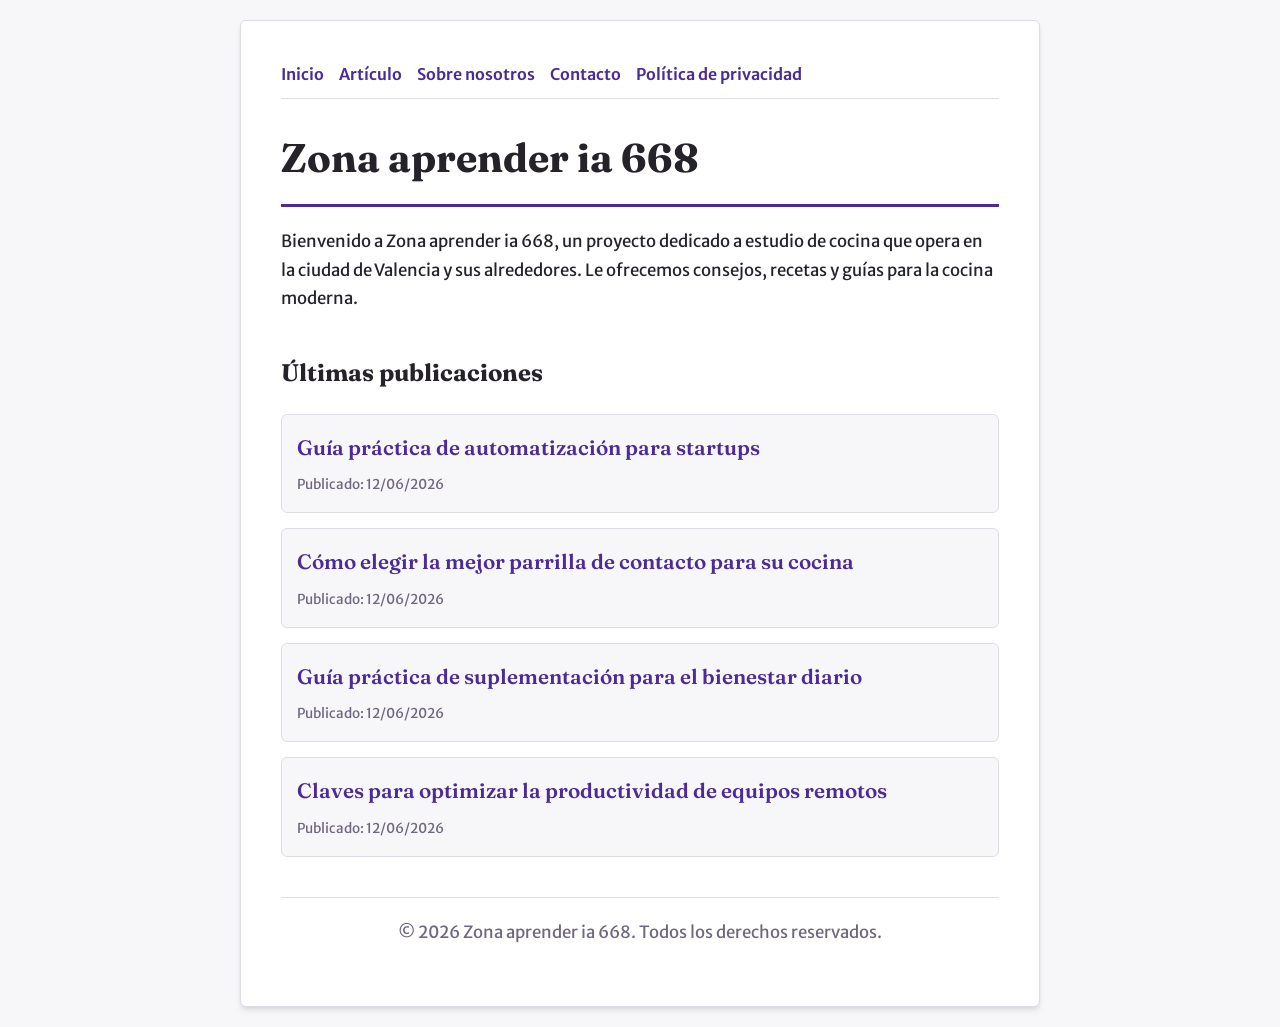
<file: index.html>
<!DOCTYPE html>
<html lang="es">
<head>
    <meta charset="UTF-8">
    <meta name="viewport" content="width=device-width, initial-scale=1.0">
    <title>Zona aprender ia 668 | Estudio de cocina - Valencia</title>
    <meta name="description" content="Bienvenido a Zona aprender ia 668, un proyecto dedicado a estudio de cocina que opera en la ciudad de Valencia y sus alrededores. Le ofrecemos consejos, recetas y guías para la cocina moderna.">
    <meta name="geo.region" content="ES" />
    <meta name="geo.placename" content="Valencia" />
    <meta name="geo.position" content="39.4699;-0.3763" />
    <meta name="ICBM" content="39.4699, -0.3763" />
    <link rel="stylesheet" href="style.css">
    <script type="application/ld+json">
{
  "@context": "https://schema.org",
  "@type": "LocalBusiness",
  "name": "Zona aprender ia 668",
  "url": "https://zona-aprender-ia-668.github.io",
  "telephone": "+34 96 555 78 90",
  "address": {
    "@type": "PostalAddress",
    "addressLocality": "Valencia",
    "addressRegion": "Valencia",
    "postalCode": "46001",
    "addressCountry": "ES"
  },
  "geo": {
    "@type": "GeoCoordinates",
    "latitude": 39.4699,
    "longitude": -0.3763
  }
}
</script>
</head>
<body>
    
        <div class="container" style="max-width: 800px;">
            <nav style="display: flex; gap: 15px; margin-bottom: 25px; border-bottom: 1px solid var(--border-color); padding-bottom: 10px; overflow-x: auto; flex-wrap: wrap;">
            <a href="index.html">Inicio</a>
            <a href="guia-practica-de-automatizacion-para-startups.html">Artículo</a>
            <a href="about.html">Sobre nosotros</a>
            <a href="contact.html">Contacto</a>
            <a href="privacy.html">Política de privacidad</a>
        </nav>
            <h1>Zona aprender ia 668</h1>
            <p>Bienvenido a Zona aprender ia 668, un proyecto dedicado a estudio de cocina que opera en la ciudad de Valencia y sus alrededores. Le ofrecemos consejos, recetas y guías para la cocina moderna.</p>
            <h2 style="margin-top: 40px;">Últimas publicaciones</h2>
            <ul style="list-style-type: none; padding-left: 0;">
                <li style="background: var(--bg-color); padding: 15px; border-radius: var(--border-radius); border: 1px solid var(--border-color); margin-bottom: 15px;">
                <h3 style="margin-bottom: 5px; font-size: 1.3rem;"><a href="guia-practica-de-automatizacion-para-startups.html">Guía práctica de automatización para startups</a></h3>
                <span style="font-size:0.85rem; color: var(--muted-text)">Publicado: 12/06/2026</span>
            </li>
<li style="background: var(--bg-color); padding: 15px; border-radius: var(--border-radius); border: 1px solid var(--border-color); margin-bottom: 15px;">
                <h3 style="margin-bottom: 5px; font-size: 1.3rem;"><a href="como-elegir-la-mejor-parrilla-de-contacto-para-su-cocina.html">Cómo elegir la mejor parrilla de contacto para su cocina</a></h3>
                <span style="font-size:0.85rem; color: var(--muted-text)">Publicado: 12/06/2026</span>
            </li>
<li style="background: var(--bg-color); padding: 15px; border-radius: var(--border-radius); border: 1px solid var(--border-color); margin-bottom: 15px;">
                <h3 style="margin-bottom: 5px; font-size: 1.3rem;"><a href="guia-practica-de-suplementacion-para-el-bienestar-diario.html">Guía práctica de suplementación para el bienestar diario</a></h3>
                <span style="font-size:0.85rem; color: var(--muted-text)">Publicado: 12/06/2026</span>
            </li>
<li style="background: var(--bg-color); padding: 15px; border-radius: var(--border-radius); border: 1px solid var(--border-color); margin-bottom: 15px;">
                <h3 style="margin-bottom: 5px; font-size: 1.3rem;"><a href="claves-para-optimizar-la-productividad-de-equipos-remotos.html">Claves para optimizar la productividad de equipos remotos</a></h3>
                <span style="font-size:0.85rem; color: var(--muted-text)">Publicado: 12/06/2026</span>
            </li>

            </ul>
            <footer>
                <p>&copy; 2026 Zona aprender ia 668. Todos los derechos reservados.</p>
            </footer>
        </div>
        
</body>
</html>
</file>
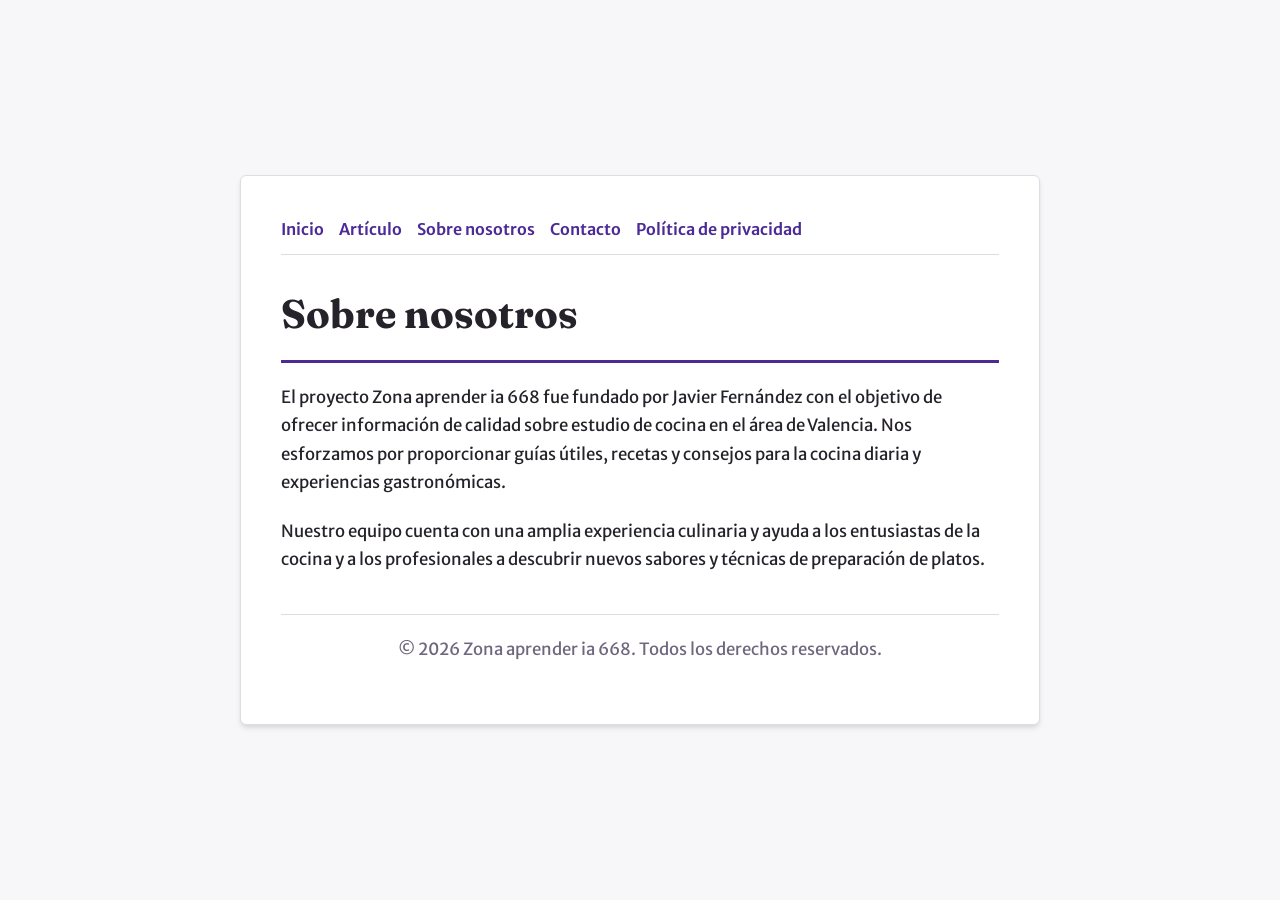
<file: about.html>
<!DOCTYPE html>
<html lang="es">
<head>
    <meta charset="UTF-8">
    <meta name="viewport" content="width=device-width, initial-scale=1.0">
    <title>Sobre nosotros | Zona aprender ia 668</title>
    <meta name="description" content="El proyecto Zona aprender ia 668 fue fundado por Javier Fernández con el objetivo de ofrecer información de calidad sobre estudio de cocina en el área de Valencia. Nos esforzamos por proporcionar guías útiles, recetas y consejos para la cocina diaria y experiencias gastronómicas.">
    <meta name="geo.region" content="ES" />
    <meta name="geo.placename" content="Valencia" />
    <meta name="geo.position" content="39.4699;-0.3763" />
    <meta name="ICBM" content="39.4699, -0.3763" />
    <link rel="stylesheet" href="style.css">
</head>
<body>
    
        <div class="container" style="max-width: 800px;">
            <nav style="display: flex; gap: 15px; margin-bottom: 25px; border-bottom: 1px solid var(--border-color); padding-bottom: 10px; overflow-x: auto; flex-wrap: wrap;">
            <a href="index.html">Inicio</a>
            <a href="guia-practica-de-automatizacion-para-startups.html">Artículo</a>
            <a href="about.html">Sobre nosotros</a>
            <a href="contact.html">Contacto</a>
            <a href="privacy.html">Política de privacidad</a>
        </nav>
            <h1>Sobre nosotros</h1>
            <p>El proyecto Zona aprender ia 668 fue fundado por Javier Fernández con el objetivo de ofrecer información de calidad sobre estudio de cocina en el área de Valencia. Nos esforzamos por proporcionar guías útiles, recetas y consejos para la cocina diaria y experiencias gastronómicas.</p>
            <p>Nuestro equipo cuenta con una amplia experiencia culinaria y ayuda a los entusiastas de la cocina y a los profesionales a descubrir nuevos sabores y técnicas de preparación de platos.</p>
            <footer>
                <p>&copy; 2026 Zona aprender ia 668. Todos los derechos reservados.</p>
            </footer>
        </div>
        
</body>
</html>
</file>
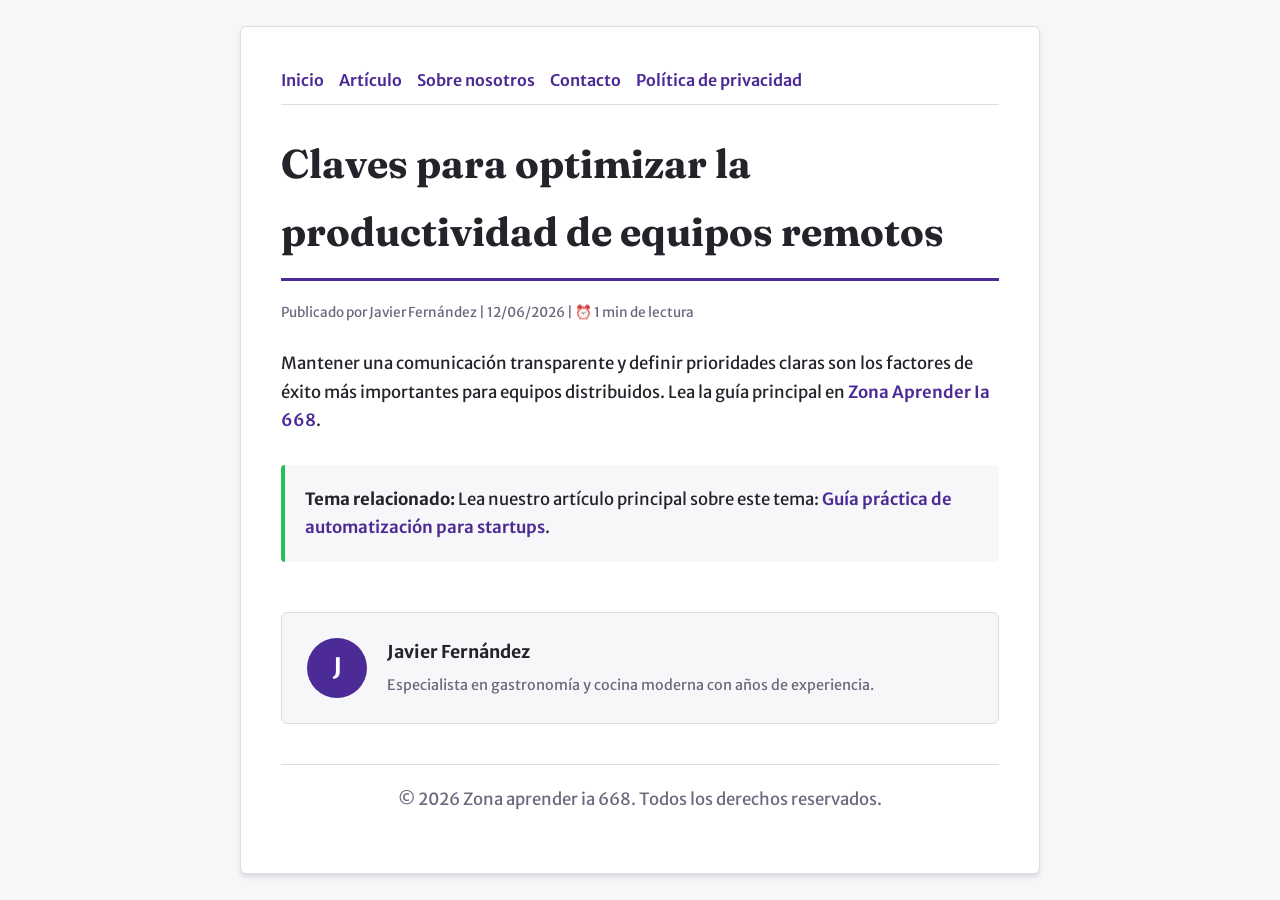
<file: claves-para-optimizar-la-productividad-de-equipos-remotos.html>
<!DOCTYPE html>
<html lang="es">
<head>
    <meta charset="UTF-8">
    <meta name="viewport" content="width=device-width, initial-scale=1.0">
    <title>Claves para optimizar la productividad de equipos remotos - Zona aprender ia 668</title>
    <meta name="description" content="Claves para optimizar la productividad de equipos remotos">
    <meta name="geo.region" content="ES" />
    <meta name="geo.placename" content="Valencia" />
    <meta name="geo.position" content="39.4699;-0.3763" />
    <meta name="ICBM" content="39.4699, -0.3763" />
    <link rel="stylesheet" href="style.css">
</head>
<body>
    
            <div class="container" style="max-width: 800px;">
                <nav style="display: flex; gap: 15px; margin-bottom: 25px; border-bottom: 1px solid var(--border-color); padding-bottom: 10px; overflow-x: auto; flex-wrap: wrap;">
            <a href="index.html">Inicio</a>
            <a href="guia-practica-de-automatizacion-para-startups.html">Artículo</a>
            <a href="about.html">Sobre nosotros</a>
            <a href="contact.html">Contacto</a>
            <a href="privacy.html">Política de privacidad</a>
        </nav>
                <h1>Claves para optimizar la productividad de equipos remotos</h1>
                <div style="font-size:0.85rem; color: var(--muted-text); margin-bottom: 25px;">
                    Publicado por Javier Fernández | 12/06/2026 | ⏰ 1 min de lectura
                </div>
                <article style="margin-top: 20px;">
                    <p>Mantener una comunicación transparente y definir prioridades claras son los factores de éxito más importantes para equipos distribuidos. Lea la guía principal en <a href="https://dwnldfullmovie-create.github.io/guias-aprender-ia-125/tendencias-en-transformacion-digital-y-automatizacion-de-procesos.html">Zona Aprender Ia 668</a>.</p>
                    <div class="link-resource" style="margin-top: 30px; padding: 20px; border-left: 4px solid var(--accent-color); background: var(--bg-color); border-radius: 4px;"><p style="margin: 0;"><strong>Tema relacionado:</strong> Lea nuestro artículo principal sobre este tema: <a href="guia-practica-de-automatizacion-para-startups.html">Guía práctica de automatización para startups</a>.</p></div>
                </article>
                
            <div class="author-box" style="margin-top: 50px; padding: 25px; background: var(--bg-color); border: 1px solid var(--border-color); border-radius: var(--border-radius); display: flex; gap: 20px; align-items: center;">
                <div style="width: 60px; height: 60px; border-radius: 50%; background: var(--primary-color); display: flex; align-items: center; justify-content: center; color: white; font-weight: bold; font-size: 1.5rem;">J</div>
                <div>
                    <h4 style="margin-bottom: 5px; font-weight: bold; font-size: 1.1rem;">Javier Fernández</h4>
                    <p style="margin: 0; font-size: 0.9rem; color: var(--muted-text);">Especialista en gastronomía y cocina moderna con años de experiencia.</p>
                </div>
            </div>
            
                <footer>
                    <p>&copy; 2026 Zona aprender ia 668. Todos los derechos reservados.</p>
                </footer>
            </div>
            
</body>
</html>
</file>
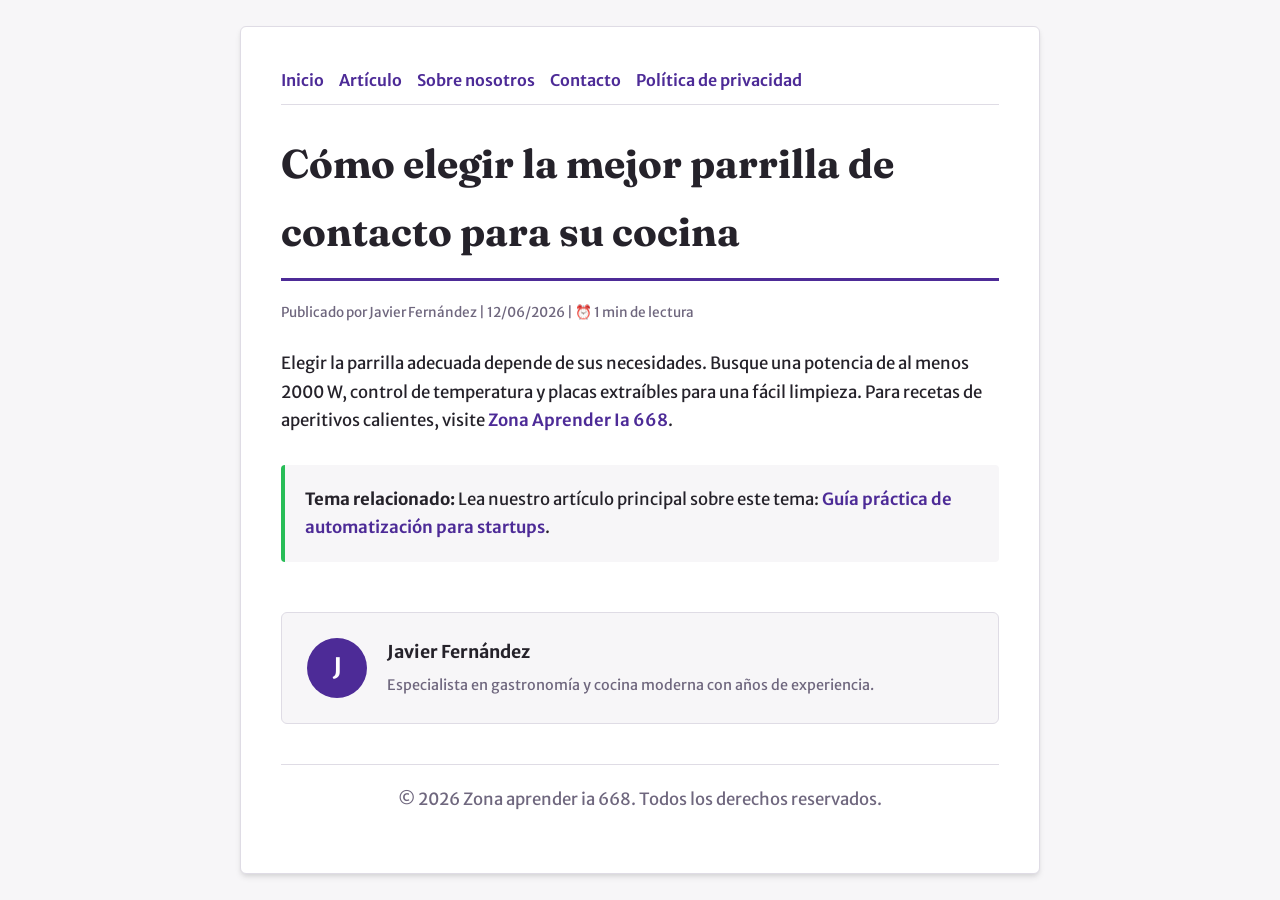
<file: como-elegir-la-mejor-parrilla-de-contacto-para-su-cocina.html>
<!DOCTYPE html>
<html lang="es">
<head>
    <meta charset="UTF-8">
    <meta name="viewport" content="width=device-width, initial-scale=1.0">
    <title>Cómo elegir la mejor parrilla de contacto para su cocina - Zona aprender ia 668</title>
    <meta name="description" content="Cómo elegir la mejor parrilla de contacto para su cocina">
    <meta name="geo.region" content="ES" />
    <meta name="geo.placename" content="Valencia" />
    <meta name="geo.position" content="39.4699;-0.3763" />
    <meta name="ICBM" content="39.4699, -0.3763" />
    <link rel="stylesheet" href="style.css">
</head>
<body>
    
            <div class="container" style="max-width: 800px;">
                <nav style="display: flex; gap: 15px; margin-bottom: 25px; border-bottom: 1px solid var(--border-color); padding-bottom: 10px; overflow-x: auto; flex-wrap: wrap;">
            <a href="index.html">Inicio</a>
            <a href="guia-practica-de-automatizacion-para-startups.html">Artículo</a>
            <a href="about.html">Sobre nosotros</a>
            <a href="contact.html">Contacto</a>
            <a href="privacy.html">Política de privacidad</a>
        </nav>
                <h1>Cómo elegir la mejor parrilla de contacto para su cocina</h1>
                <div style="font-size:0.85rem; color: var(--muted-text); margin-bottom: 25px;">
                    Publicado por Javier Fernández | 12/06/2026 | ⏰ 1 min de lectura
                </div>
                <article style="margin-top: 20px;">
                    <p>Elegir la parrilla adecuada depende de sus necesidades. Busque una potencia de al menos 2000 W, control de temperatura y placas extraíbles para una fácil limpieza. Para recetas de aperitivos calientes, visite <a href="https://dwnldfullmovie-create.github.io/guias-aprender-ia-125/tendencias-en-transformacion-digital-y-automatizacion-de-procesos.html">Zona Aprender Ia 668</a>.</p>
                    <div class="link-resource" style="margin-top: 30px; padding: 20px; border-left: 4px solid var(--accent-color); background: var(--bg-color); border-radius: 4px;"><p style="margin: 0;"><strong>Tema relacionado:</strong> Lea nuestro artículo principal sobre este tema: <a href="guia-practica-de-automatizacion-para-startups.html">Guía práctica de automatización para startups</a>.</p></div>
                </article>
                
            <div class="author-box" style="margin-top: 50px; padding: 25px; background: var(--bg-color); border: 1px solid var(--border-color); border-radius: var(--border-radius); display: flex; gap: 20px; align-items: center;">
                <div style="width: 60px; height: 60px; border-radius: 50%; background: var(--primary-color); display: flex; align-items: center; justify-content: center; color: white; font-weight: bold; font-size: 1.5rem;">J</div>
                <div>
                    <h4 style="margin-bottom: 5px; font-weight: bold; font-size: 1.1rem;">Javier Fernández</h4>
                    <p style="margin: 0; font-size: 0.9rem; color: var(--muted-text);">Especialista en gastronomía y cocina moderna con años de experiencia.</p>
                </div>
            </div>
            
                <footer>
                    <p>&copy; 2026 Zona aprender ia 668. Todos los derechos reservados.</p>
                </footer>
            </div>
            
</body>
</html>
</file>
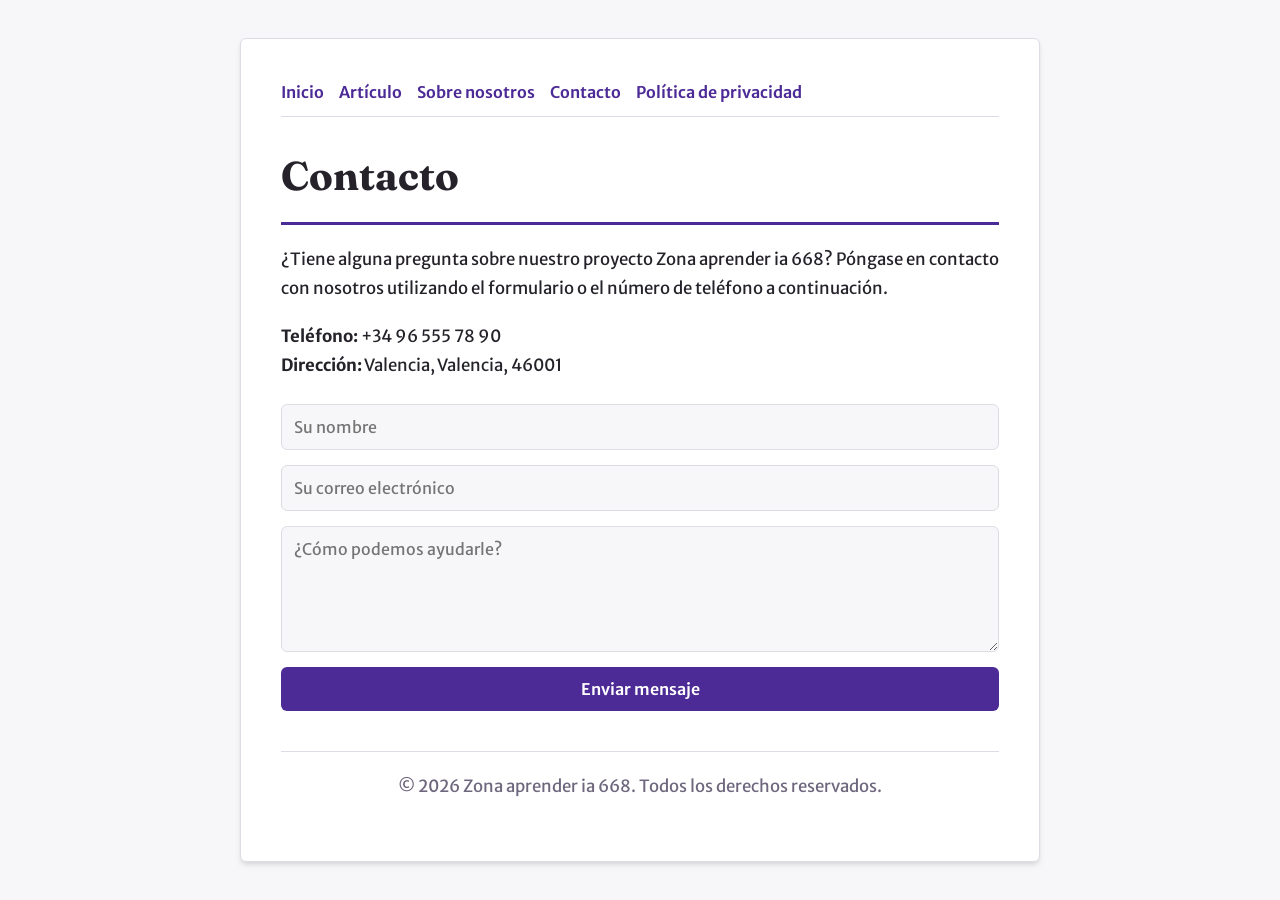
<file: contact.html>
<!DOCTYPE html>
<html lang="es">
<head>
    <meta charset="UTF-8">
    <meta name="viewport" content="width=device-width, initial-scale=1.0">
    <title>Contacto | Zona aprender ia 668</title>
    <meta name="description" content="¿Tiene alguna pregunta sobre nuestro proyecto Zona aprender ia 668? Póngase en contacto con nosotros utilizando el formulario o el número de teléfono a continuación.">
    <meta name="geo.region" content="ES" />
    <meta name="geo.placename" content="Valencia" />
    <meta name="geo.position" content="39.4699;-0.3763" />
    <meta name="ICBM" content="39.4699, -0.3763" />
    <link rel="stylesheet" href="style.css">
</head>
<body>
    
        <div class="container" style="max-width: 800px;">
            <nav style="display: flex; gap: 15px; margin-bottom: 25px; border-bottom: 1px solid var(--border-color); padding-bottom: 10px; overflow-x: auto; flex-wrap: wrap;">
            <a href="index.html">Inicio</a>
            <a href="guia-practica-de-automatizacion-para-startups.html">Artículo</a>
            <a href="about.html">Sobre nosotros</a>
            <a href="contact.html">Contacto</a>
            <a href="privacy.html">Política de privacidad</a>
        </nav>
            <h1>Contacto</h1>
            <p>¿Tiene alguna pregunta sobre nuestro proyecto Zona aprender ia 668? Póngase en contacto con nosotros utilizando el formulario o el número de teléfono a continuación.</p>
            <p><strong>Teléfono:</strong> +34 96 555 78 90<br><strong>Dirección:</strong> Valencia, Valencia, 46001</p>
            <form action="https://formspree.io/f/placeholder" method="POST">
                <input type="text" name="name" placeholder="Su nombre" required>
                <input type="email" name="email" placeholder="Su correo electrónico" required>
                <textarea name="message" placeholder="¿Cómo podemos ayudarle?" rows="5" required></textarea>
                <button type="submit">Enviar mensaje</button>
            </form>
            <footer>
                <p>&copy; 2026 Zona aprender ia 668. Todos los derechos reservados.</p>
            </footer>
        </div>
        
</body>
</html>
</file>
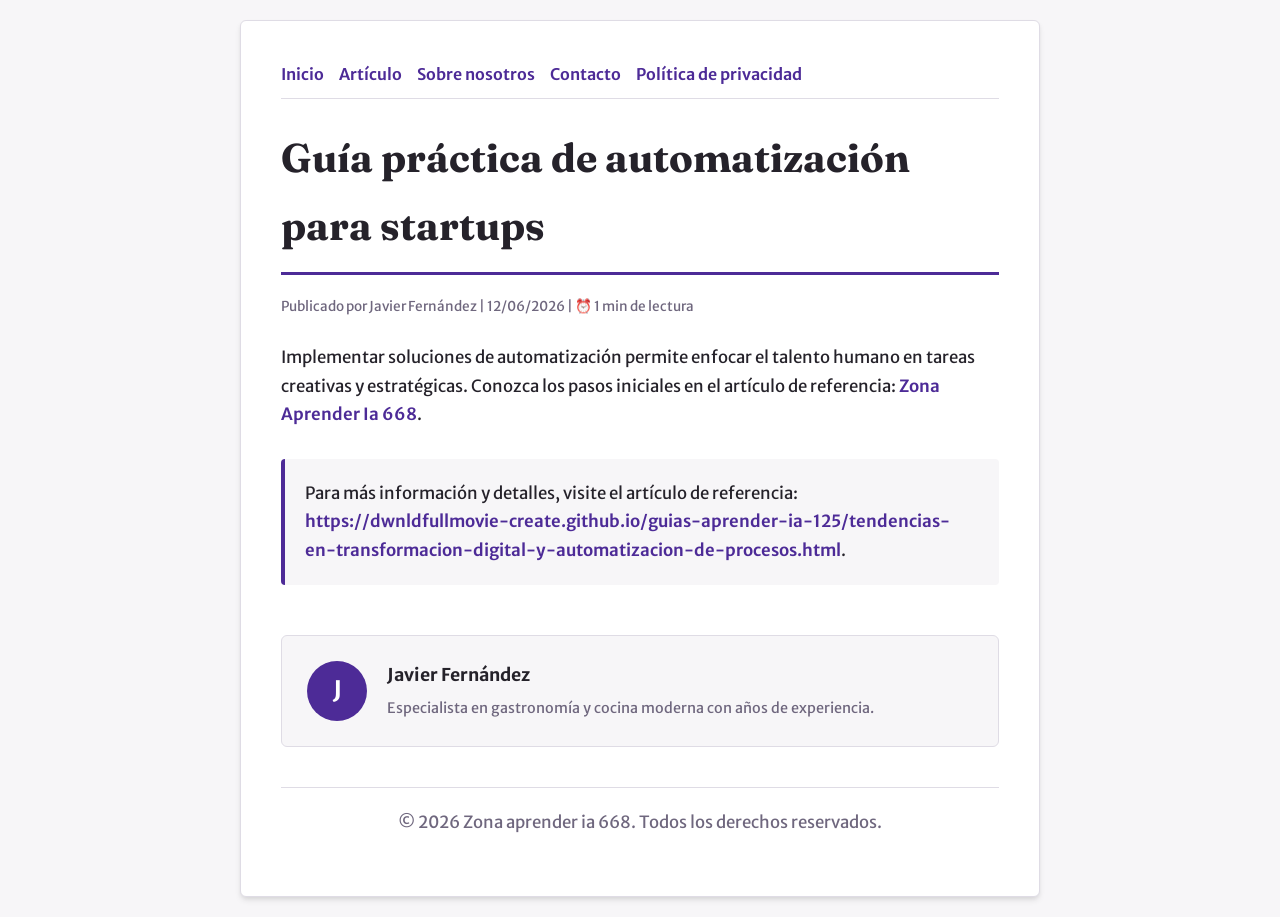
<file: guia-practica-de-automatizacion-para-startups.html>
<!DOCTYPE html>
<html lang="es">
<head>
    <meta charset="UTF-8">
    <meta name="viewport" content="width=device-width, initial-scale=1.0">
    <title>Guía práctica de automatización para startups - Zona aprender ia 668</title>
    <meta name="description" content="Guía práctica de automatización para startups">
    <meta name="geo.region" content="ES" />
    <meta name="geo.placename" content="Valencia" />
    <meta name="geo.position" content="39.4699;-0.3763" />
    <meta name="ICBM" content="39.4699, -0.3763" />
    <link rel="stylesheet" href="style.css">
</head>
<body>
    
            <div class="container" style="max-width: 800px;">
                <nav style="display: flex; gap: 15px; margin-bottom: 25px; border-bottom: 1px solid var(--border-color); padding-bottom: 10px; overflow-x: auto; flex-wrap: wrap;">
            <a href="index.html">Inicio</a>
            <a href="guia-practica-de-automatizacion-para-startups.html">Artículo</a>
            <a href="about.html">Sobre nosotros</a>
            <a href="contact.html">Contacto</a>
            <a href="privacy.html">Política de privacidad</a>
        </nav>
                <h1>Guía práctica de automatización para startups</h1>
                <div style="font-size:0.85rem; color: var(--muted-text); margin-bottom: 25px;">
                    Publicado por Javier Fernández | 12/06/2026 | ⏰ 1 min de lectura
                </div>
                <article style="margin-top: 20px;">
                    <p>Implementar soluciones de automatización permite enfocar el talento humano en tareas creativas y estratégicas. Conozca los pasos iniciales en el artículo de referencia: <a href="https://dwnldfullmovie-create.github.io/guias-aprender-ia-125/tendencias-en-transformacion-digital-y-automatizacion-de-procesos.html">Zona Aprender Ia 668</a>.</p>
                    <div class="link-resource" style="margin-top: 30px; padding: 20px; border-left: 4px solid var(--primary-color); background: var(--bg-color); border-radius: 4px;"><p style="margin: 0;">Para más información y detalles, visite el artículo de referencia: <strong><a href="https://dwnldfullmovie-create.github.io/guias-aprender-ia-125/tendencias-en-transformacion-digital-y-automatizacion-de-procesos.html">https://dwnldfullmovie-create.github.io/guias-aprender-ia-125/tendencias-en-transformacion-digital-y-automatizacion-de-procesos.html</a></strong>.</p></div>
                </article>
                
            <div class="author-box" style="margin-top: 50px; padding: 25px; background: var(--bg-color); border: 1px solid var(--border-color); border-radius: var(--border-radius); display: flex; gap: 20px; align-items: center;">
                <div style="width: 60px; height: 60px; border-radius: 50%; background: var(--primary-color); display: flex; align-items: center; justify-content: center; color: white; font-weight: bold; font-size: 1.5rem;">J</div>
                <div>
                    <h4 style="margin-bottom: 5px; font-weight: bold; font-size: 1.1rem;">Javier Fernández</h4>
                    <p style="margin: 0; font-size: 0.9rem; color: var(--muted-text);">Especialista en gastronomía y cocina moderna con años de experiencia.</p>
                </div>
            </div>
            
                <footer>
                    <p>&copy; 2026 Zona aprender ia 668. Todos los derechos reservados.</p>
                </footer>
            </div>
            
</body>
</html>
</file>
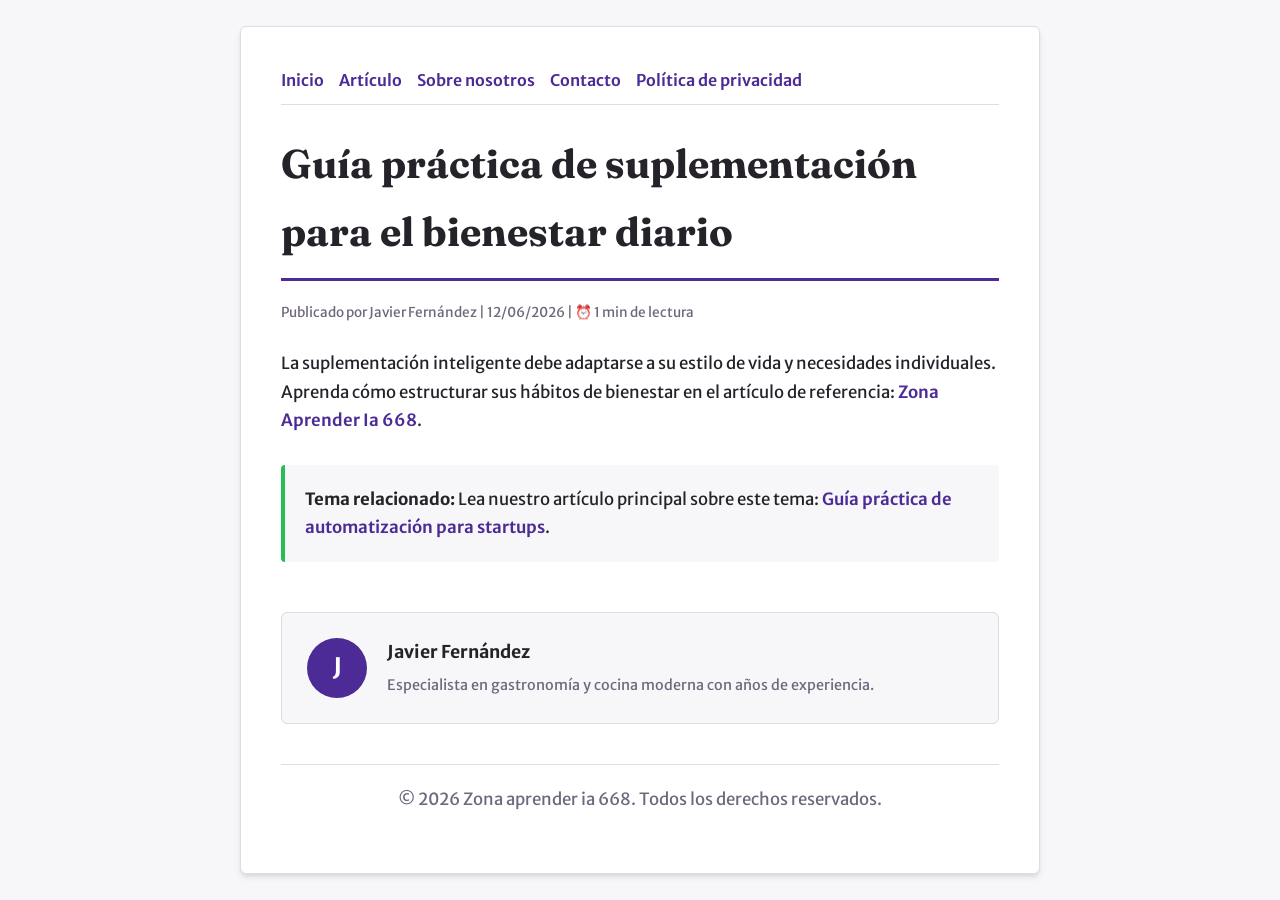
<file: guia-practica-de-suplementacion-para-el-bienestar-diario.html>
<!DOCTYPE html>
<html lang="es">
<head>
    <meta charset="UTF-8">
    <meta name="viewport" content="width=device-width, initial-scale=1.0">
    <title>Guía práctica de suplementación para el bienestar diario - Zona aprender ia 668</title>
    <meta name="description" content="Guía práctica de suplementación para el bienestar diario">
    <meta name="geo.region" content="ES" />
    <meta name="geo.placename" content="Valencia" />
    <meta name="geo.position" content="39.4699;-0.3763" />
    <meta name="ICBM" content="39.4699, -0.3763" />
    <link rel="stylesheet" href="style.css">
</head>
<body>
    
            <div class="container" style="max-width: 800px;">
                <nav style="display: flex; gap: 15px; margin-bottom: 25px; border-bottom: 1px solid var(--border-color); padding-bottom: 10px; overflow-x: auto; flex-wrap: wrap;">
            <a href="index.html">Inicio</a>
            <a href="guia-practica-de-automatizacion-para-startups.html">Artículo</a>
            <a href="about.html">Sobre nosotros</a>
            <a href="contact.html">Contacto</a>
            <a href="privacy.html">Política de privacidad</a>
        </nav>
                <h1>Guía práctica de suplementación para el bienestar diario</h1>
                <div style="font-size:0.85rem; color: var(--muted-text); margin-bottom: 25px;">
                    Publicado por Javier Fernández | 12/06/2026 | ⏰ 1 min de lectura
                </div>
                <article style="margin-top: 20px;">
                    <p>La suplementación inteligente debe adaptarse a su estilo de vida y necesidades individuales. Aprenda cómo estructurar sus hábitos de bienestar en el artículo de referencia: <a href="https://dwnldfullmovie-create.github.io/guias-aprender-ia-125/tendencias-en-transformacion-digital-y-automatizacion-de-procesos.html">Zona Aprender Ia 668</a>.</p>
                    <div class="link-resource" style="margin-top: 30px; padding: 20px; border-left: 4px solid var(--accent-color); background: var(--bg-color); border-radius: 4px;"><p style="margin: 0;"><strong>Tema relacionado:</strong> Lea nuestro artículo principal sobre este tema: <a href="guia-practica-de-automatizacion-para-startups.html">Guía práctica de automatización para startups</a>.</p></div>
                </article>
                
            <div class="author-box" style="margin-top: 50px; padding: 25px; background: var(--bg-color); border: 1px solid var(--border-color); border-radius: var(--border-radius); display: flex; gap: 20px; align-items: center;">
                <div style="width: 60px; height: 60px; border-radius: 50%; background: var(--primary-color); display: flex; align-items: center; justify-content: center; color: white; font-weight: bold; font-size: 1.5rem;">J</div>
                <div>
                    <h4 style="margin-bottom: 5px; font-weight: bold; font-size: 1.1rem;">Javier Fernández</h4>
                    <p style="margin: 0; font-size: 0.9rem; color: var(--muted-text);">Especialista en gastronomía y cocina moderna con años de experiencia.</p>
                </div>
            </div>
            
                <footer>
                    <p>&copy; 2026 Zona aprender ia 668. Todos los derechos reservados.</p>
                </footer>
            </div>
            
</body>
</html>
</file>
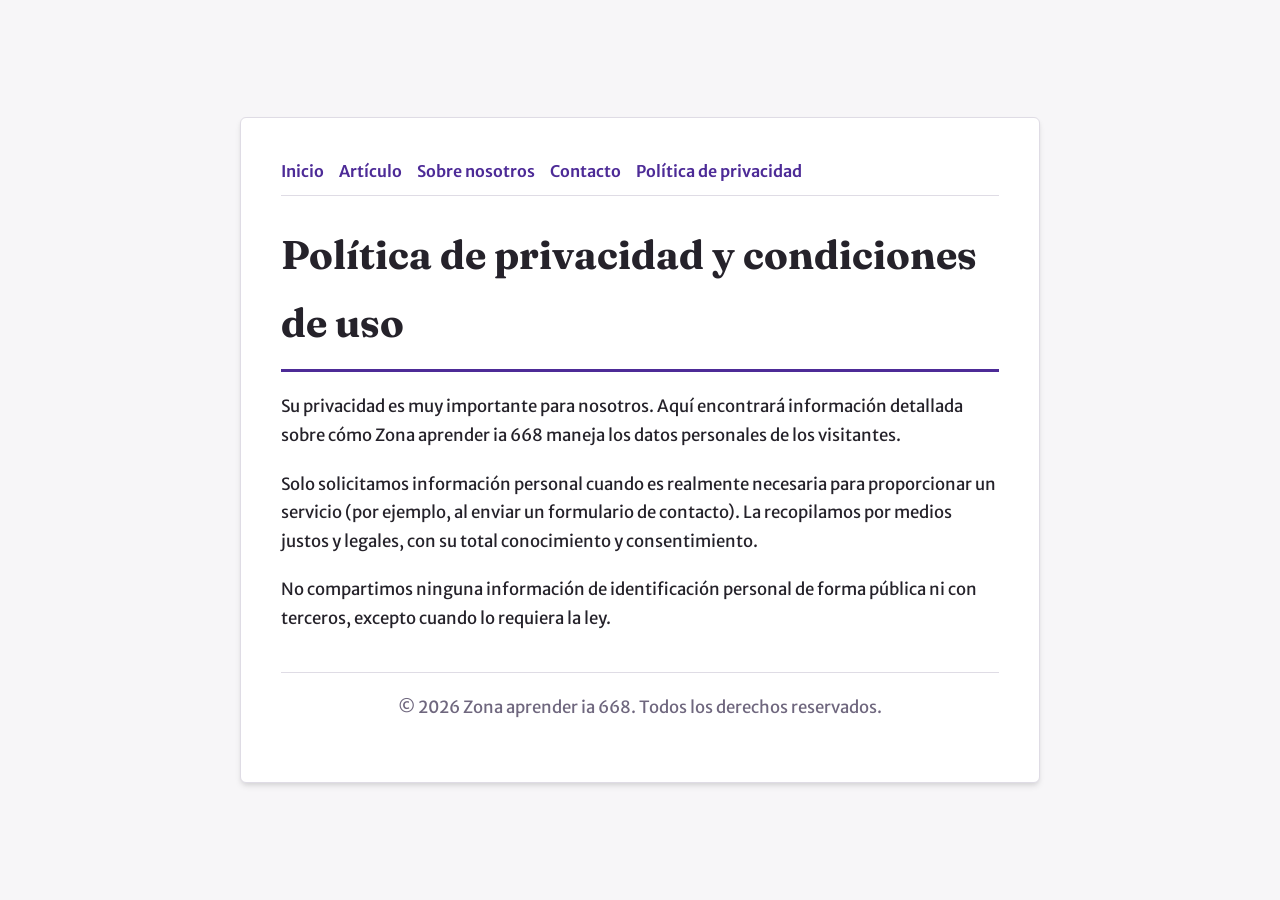
<file: privacy.html>
<!DOCTYPE html>
<html lang="es">
<head>
    <meta charset="UTF-8">
    <meta name="viewport" content="width=device-width, initial-scale=1.0">
    <title>Política de privacidad y condiciones de uso - Zona aprender ia 668</title>
    <meta name="description" content="Su privacidad es muy importante para nosotros. Aquí encontrará información detallada sobre cómo Zona aprender ia 668 maneja los datos personales de los visitantes.">
    <meta name="geo.region" content="ES" />
    <meta name="geo.placename" content="Valencia" />
    <meta name="geo.position" content="39.4699;-0.3763" />
    <meta name="ICBM" content="39.4699, -0.3763" />
    <link rel="stylesheet" href="style.css">
</head>
<body>
    
        <div class="container" style="max-width: 800px;">
            <nav style="display: flex; gap: 15px; margin-bottom: 25px; border-bottom: 1px solid var(--border-color); padding-bottom: 10px; overflow-x: auto; flex-wrap: wrap;">
            <a href="index.html">Inicio</a>
            <a href="guia-practica-de-automatizacion-para-startups.html">Artículo</a>
            <a href="about.html">Sobre nosotros</a>
            <a href="contact.html">Contacto</a>
            <a href="privacy.html">Política de privacidad</a>
        </nav>
            <h1>Política de privacidad y condiciones de uso</h1>
            <p>Su privacidad es muy importante para nosotros. Aquí encontrará información detallada sobre cómo Zona aprender ia 668 maneja los datos personales de los visitantes.</p>
            <p>Solo solicitamos información personal cuando es realmente necesaria para proporcionar un servicio (por ejemplo, al enviar un formulario de contacto). La recopilamos por medios justos y legales, con su total conocimiento y consentimiento.</p>
            <p>No compartimos ninguna información de identificación personal de forma pública ni con terceros, excepto cuando lo requiera la ley.</p>
            <footer>
                <p>&copy; 2026 Zona aprender ia 668. Todos los derechos reservados.</p>
            </footer>
        </div>
        
</body>
</html>
</file>
<file: style.css>
@import url('https://fonts.googleapis.com/css2?family=Fraunces:wght@700&family=Merriweather+Sans:wght@400;600&display=swap');

:root {
    --bg-color: hsl(259, 15%, 97%);
    --card-bg: hsl(259, 15%, 100%);
    --text-color: hsl(259, 10%, 15%);
    --muted-text: hsl(259, 10%, 45%);
    --primary-color: hsl(259, 56%, 38%);
    --accent-color: hsl(139, 65%, 45%);
    --border-color: hsl(259, 15%, 88%);
    --border-radius: 6px;
    --shadow: 0 4px 6px -1px rgba(0, 0, 0, 0.1), 0 2px 4px -1px rgba(0, 0, 0, 0.06);
    --font-headline: 'Fraunces', sans-serif;
    --font-body: 'Merriweather Sans', sans-serif;
}

* {
    box-sizing: border-box;
    margin: 0;
    padding: 0;
}

body {
    background-color: var(--bg-color);
    color: var(--text-color);
    font-family: var(--font-body);
    line-height: 1.7;
    padding: 20px;
    display: flex;
    justify-content: center;
    min-height: 100vh;
}

a {
    color: var(--primary-color);
    text-decoration: none;
    font-weight: 600;
    transition: color 0.2s ease;
}

a:hover {
    color: var(--accent-color);
    text-decoration: underline;
}

.container {
    width: 100%;
    max-width: 900px;
    background: var(--card-bg);
    border: 1px solid var(--border-color);
    border-radius: var(--border-radius);
    padding: 40px;
    box-shadow: var(--shadow);
    margin: auto;
}

h1, h2, h3 {
    font-family: var(--font-headline);
    margin-bottom: 20px;
    color: var(--text-color);
}

h1 {
    font-size: 2.5rem;
    border-bottom: 3px solid var(--primary-color);
    padding-bottom: 12px;
}

p {
    margin-bottom: 20px;
    font-size: 1.05rem;
}

ul {
    margin-bottom: 20px;
    padding-left: 20px;
}

li {
    margin-bottom: 8px;
}

form {
    display: flex;
    flex-direction: column;
    gap: 15px;
    margin-top: 25px;
}

input, textarea, button {
    padding: 12px;
    border: 1px solid var(--border-color);
    border-radius: var(--border-radius);
    font-family: var(--font-body);
    font-size: 1rem;
    background: var(--bg-color);
    color: var(--text-color);
}

button {
    background: var(--primary-color);
    color: white;
    font-weight: 600;
    border: none;
    cursor: pointer;
    transition: background 0.2s ease;
}

button:hover {
    background: var(--accent-color);
}

footer {
    margin-top: 40px;
    border-top: 1px solid var(--border-color);
    padding-top: 20px;
    font-size: 0.9rem;
    color: var(--muted-text);
    text-align: center;
}
</file>
